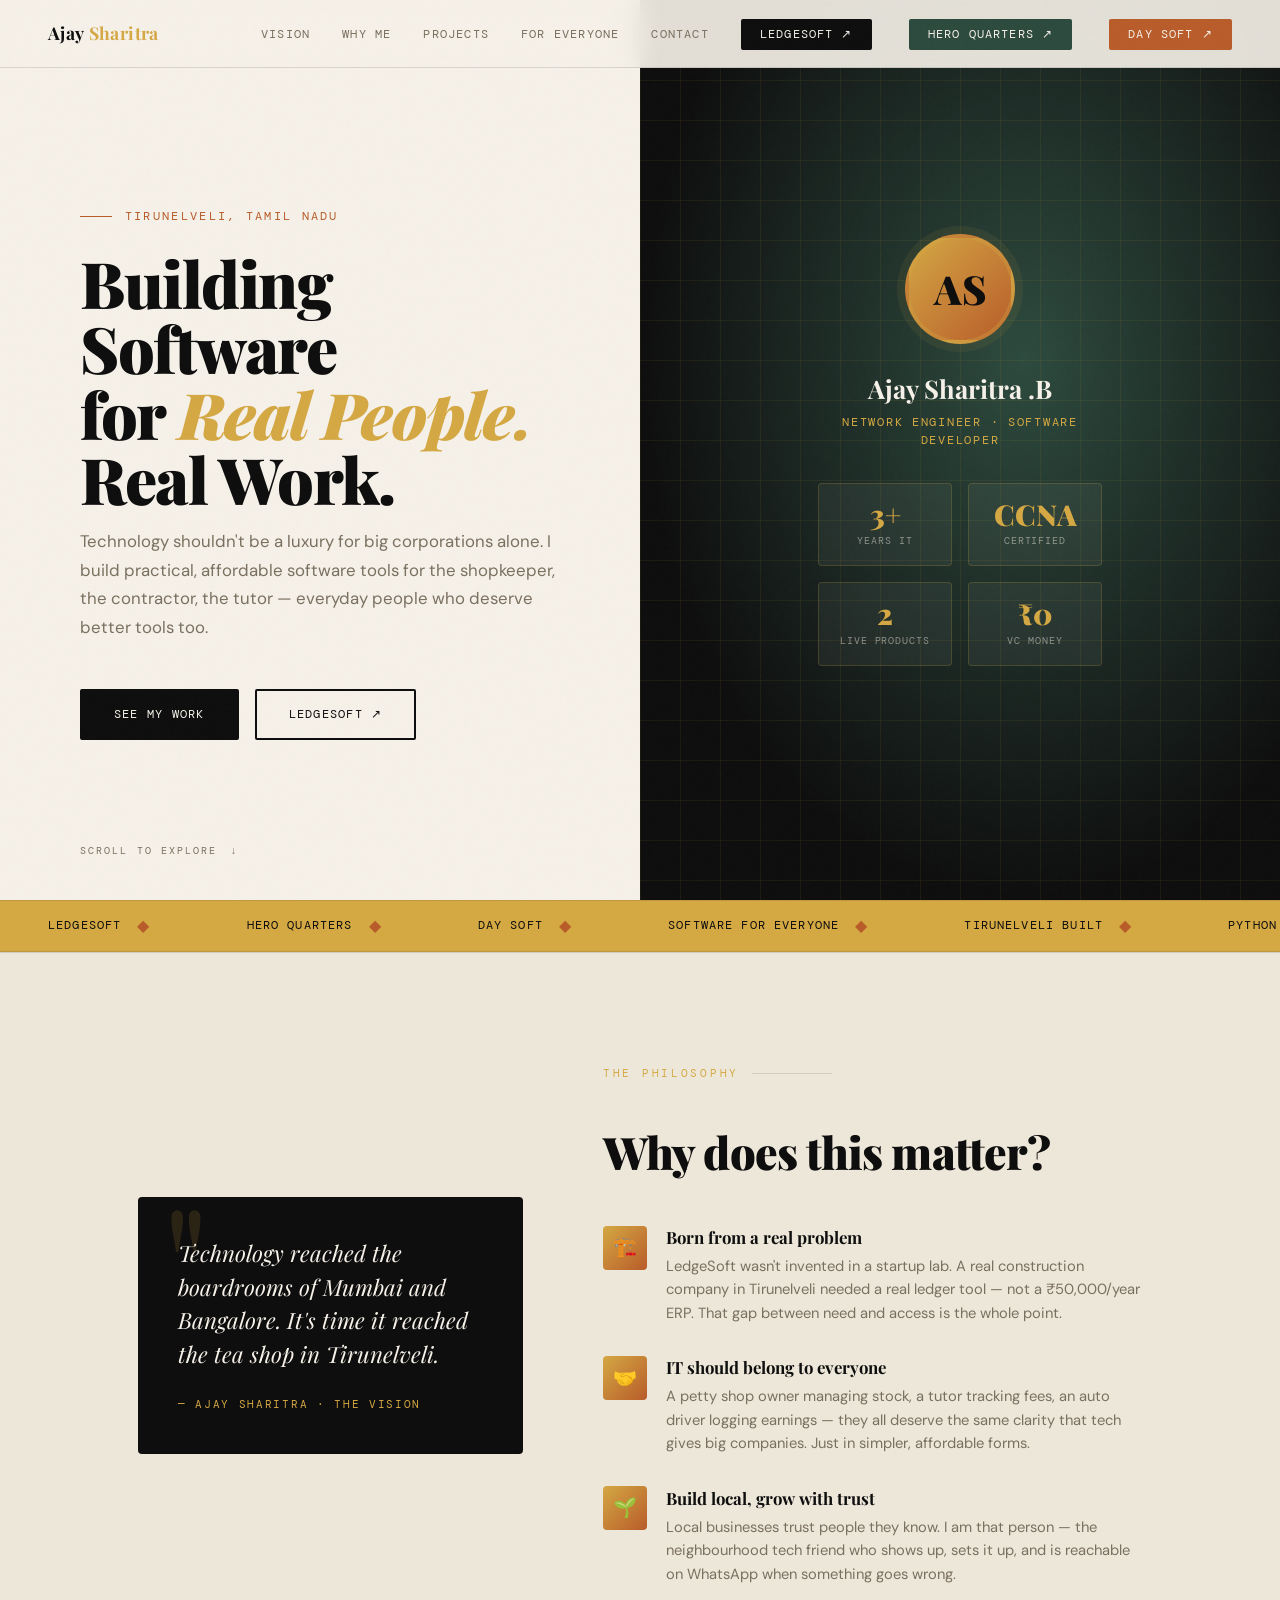
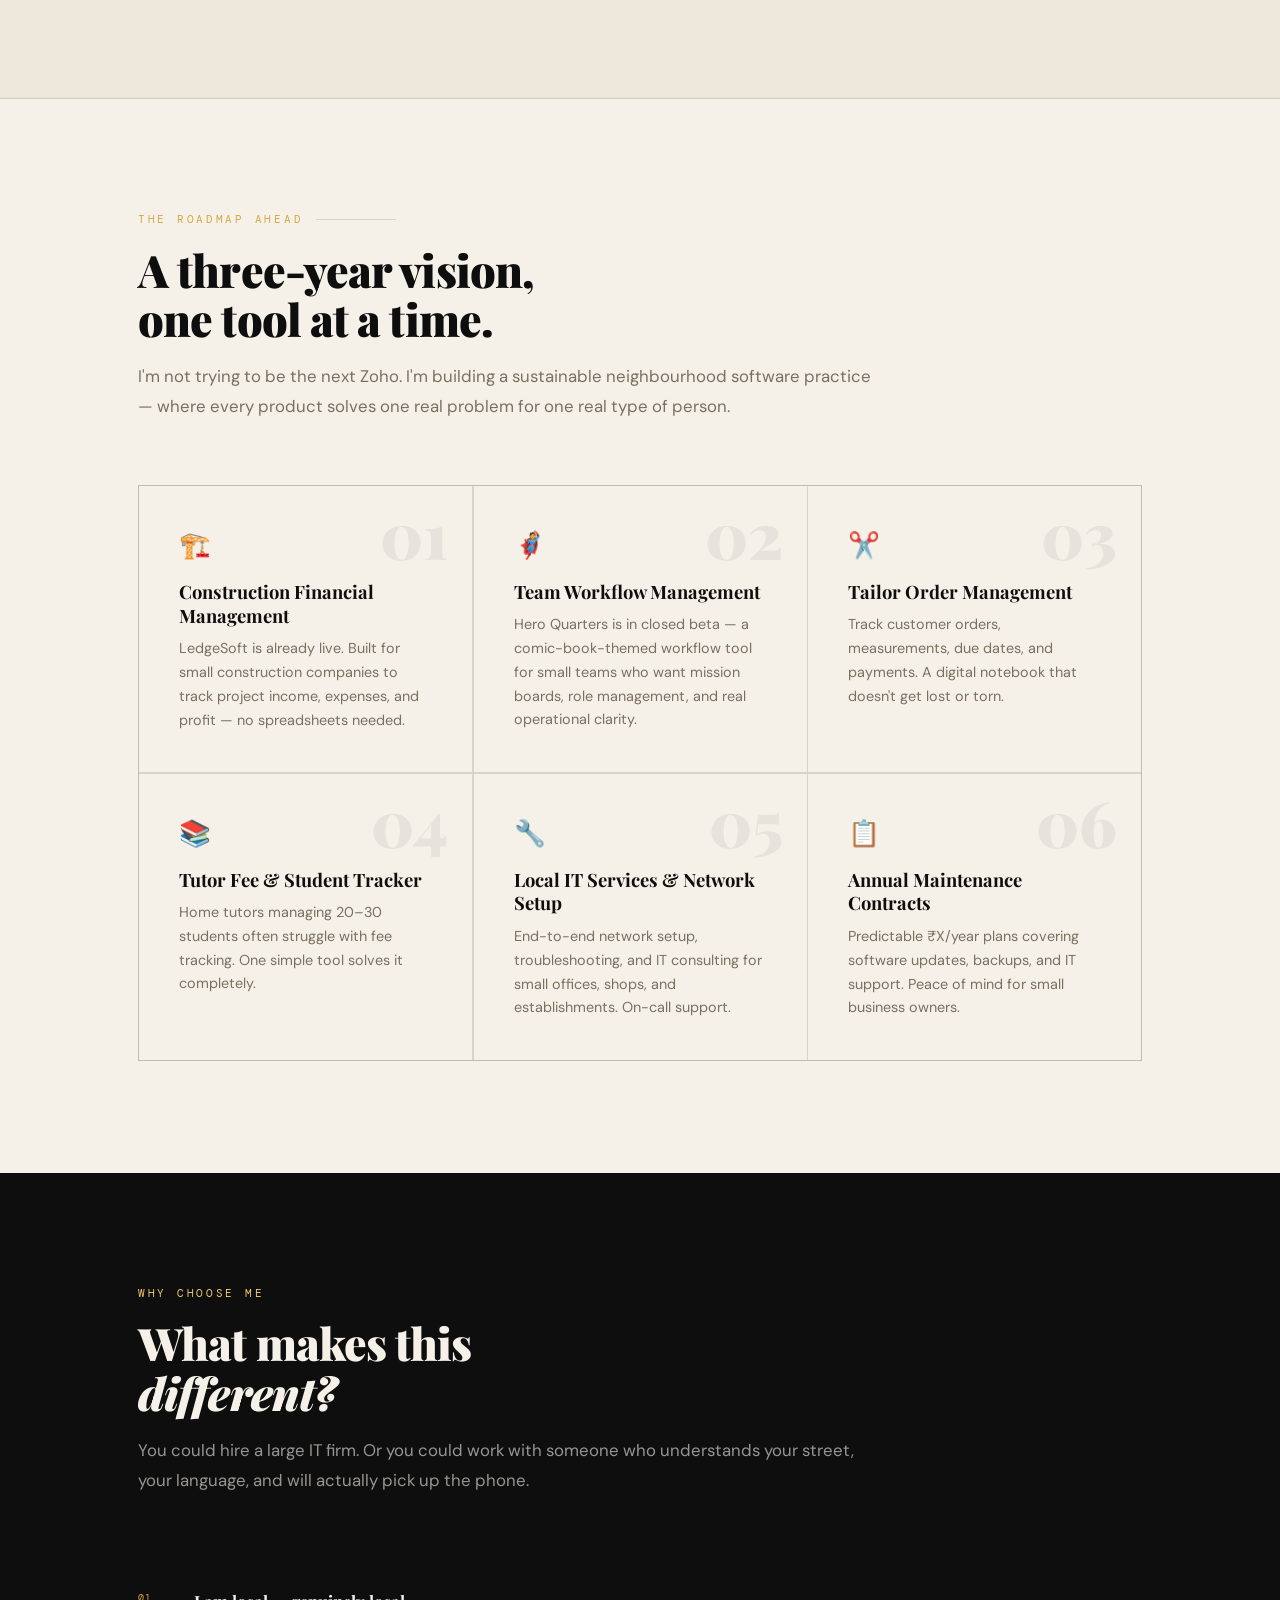
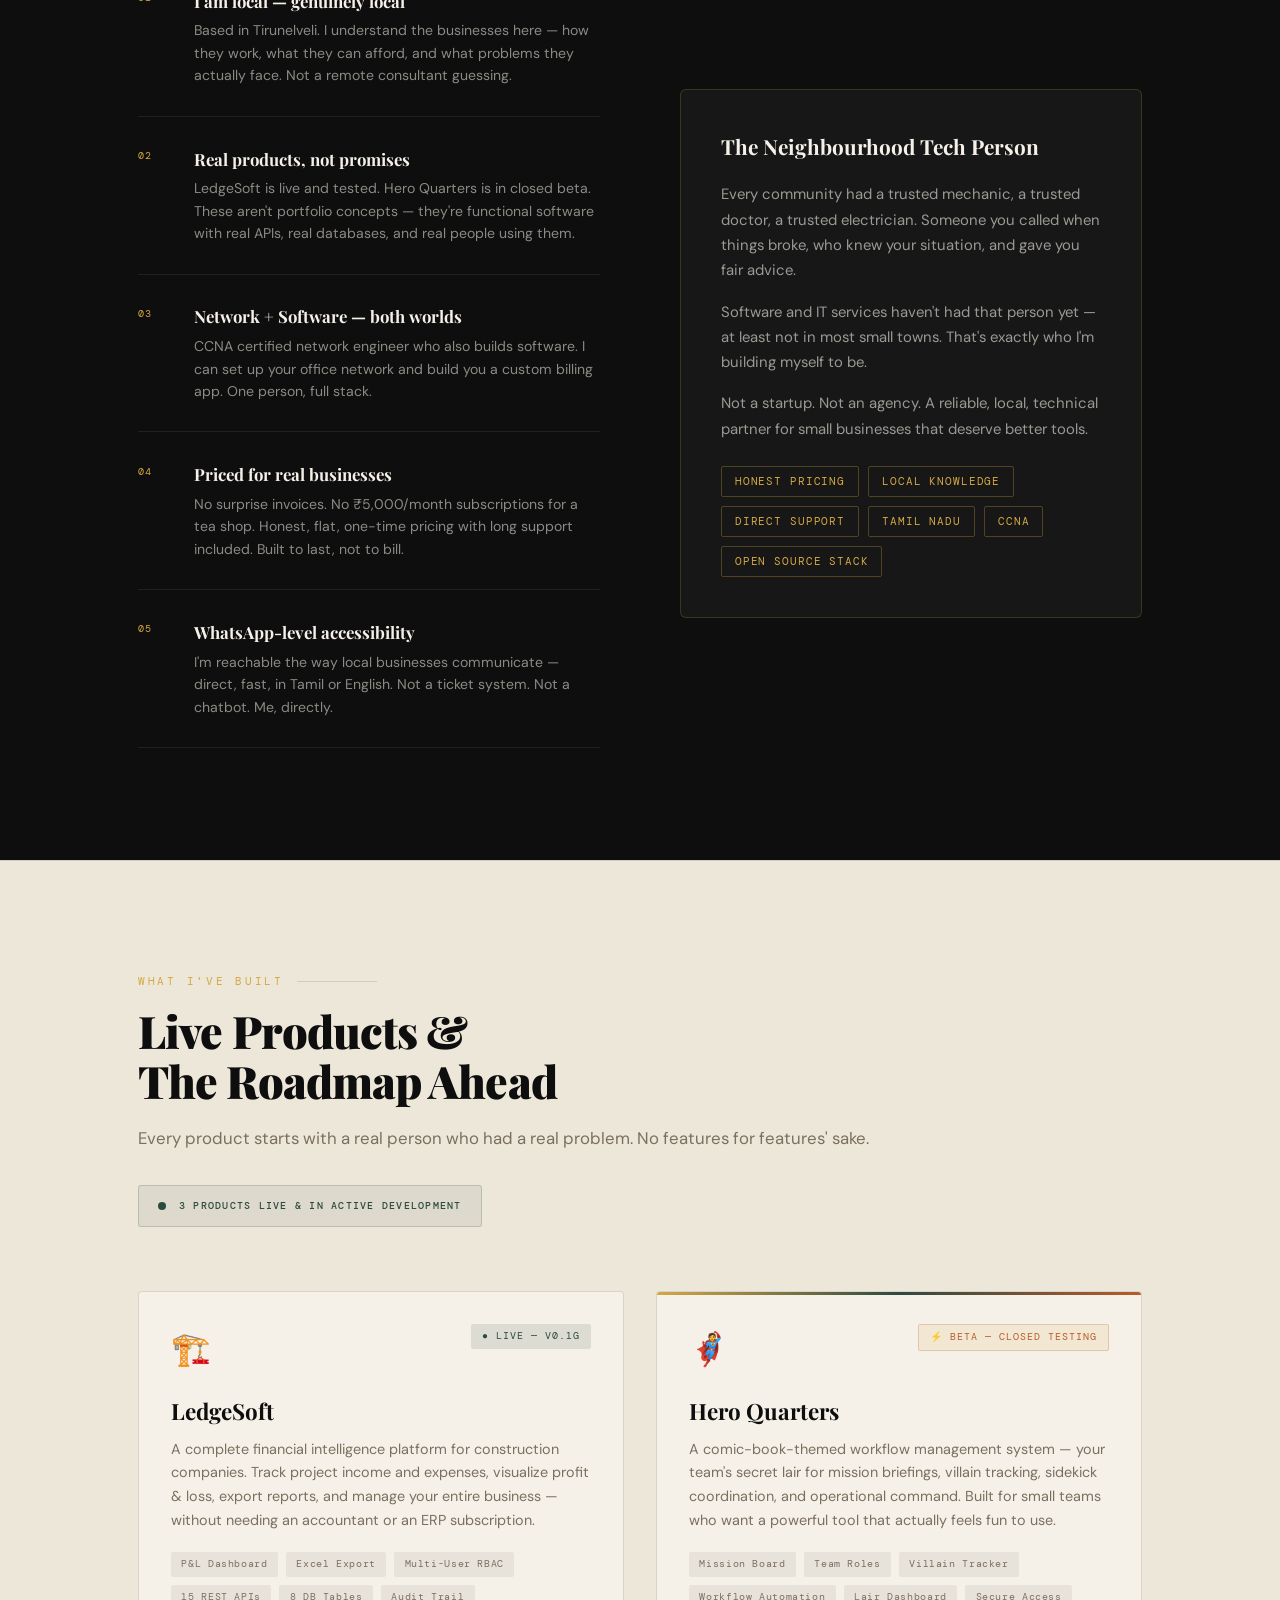
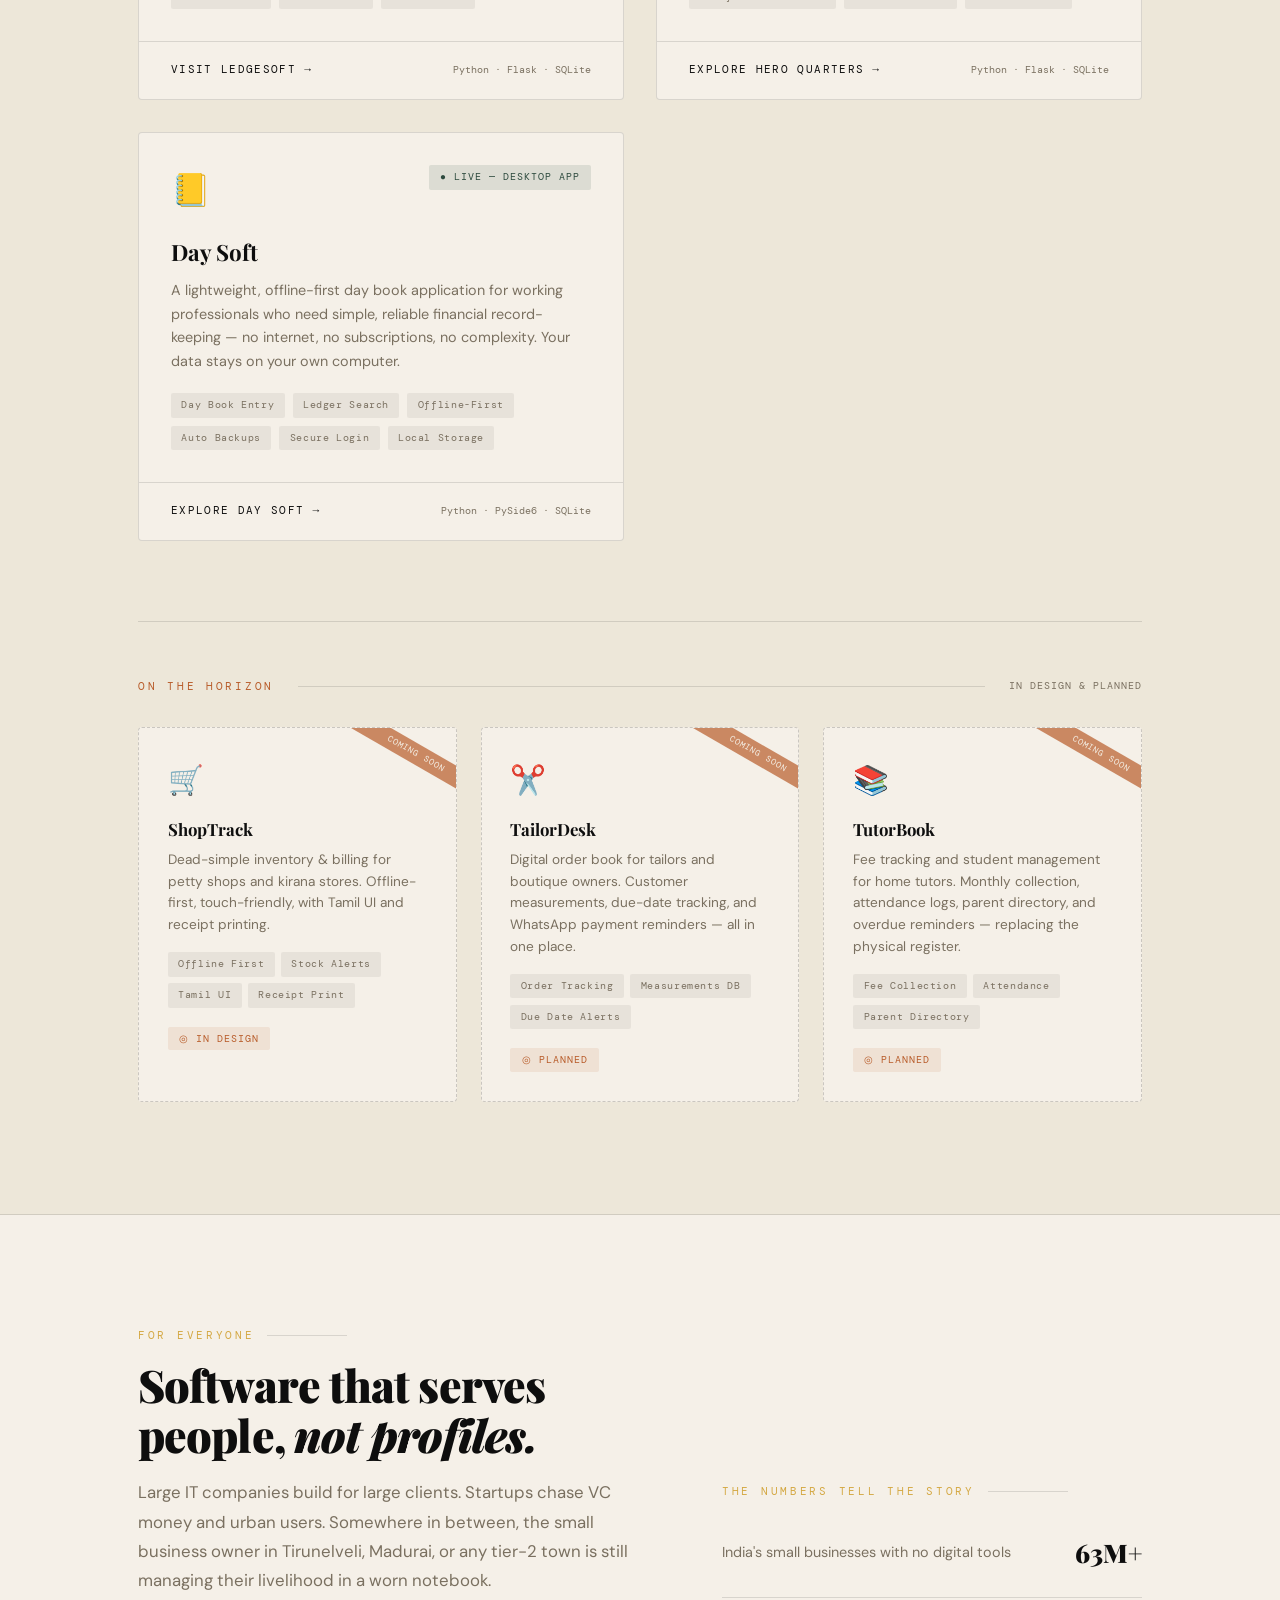
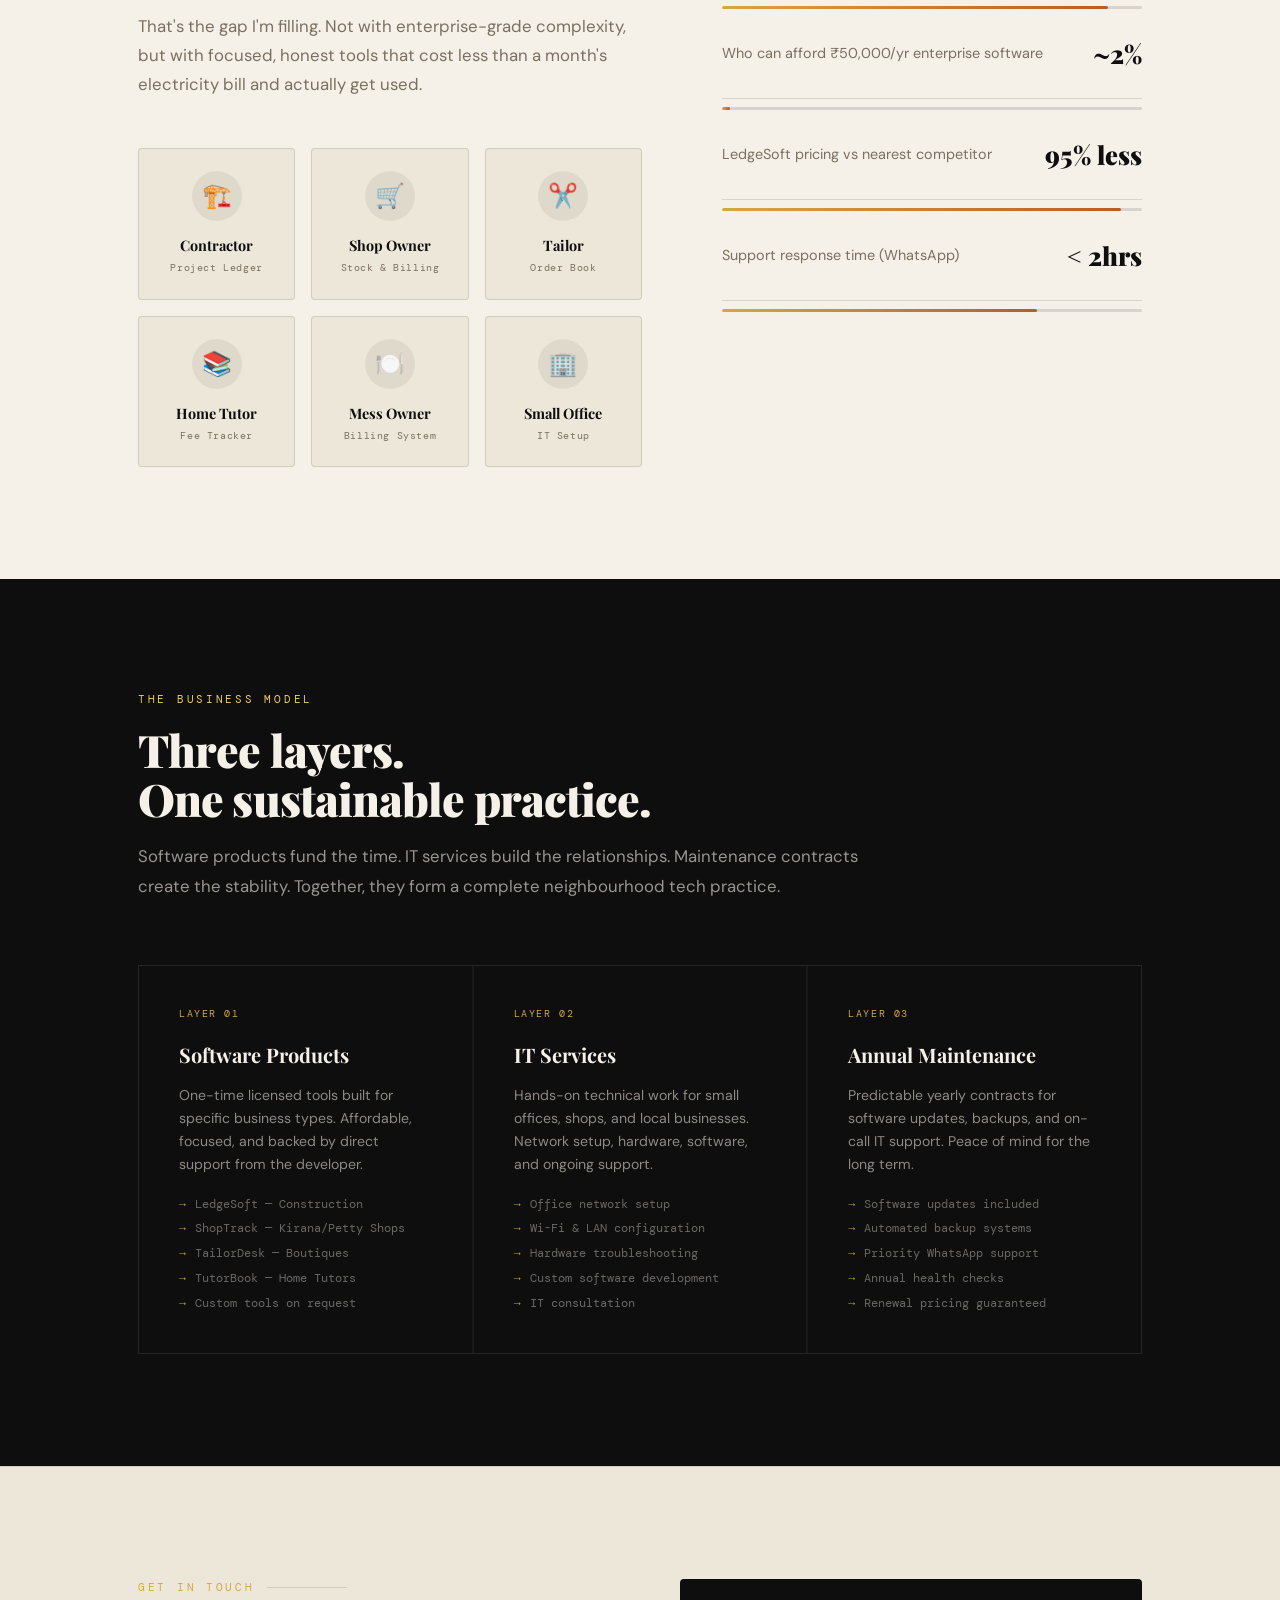
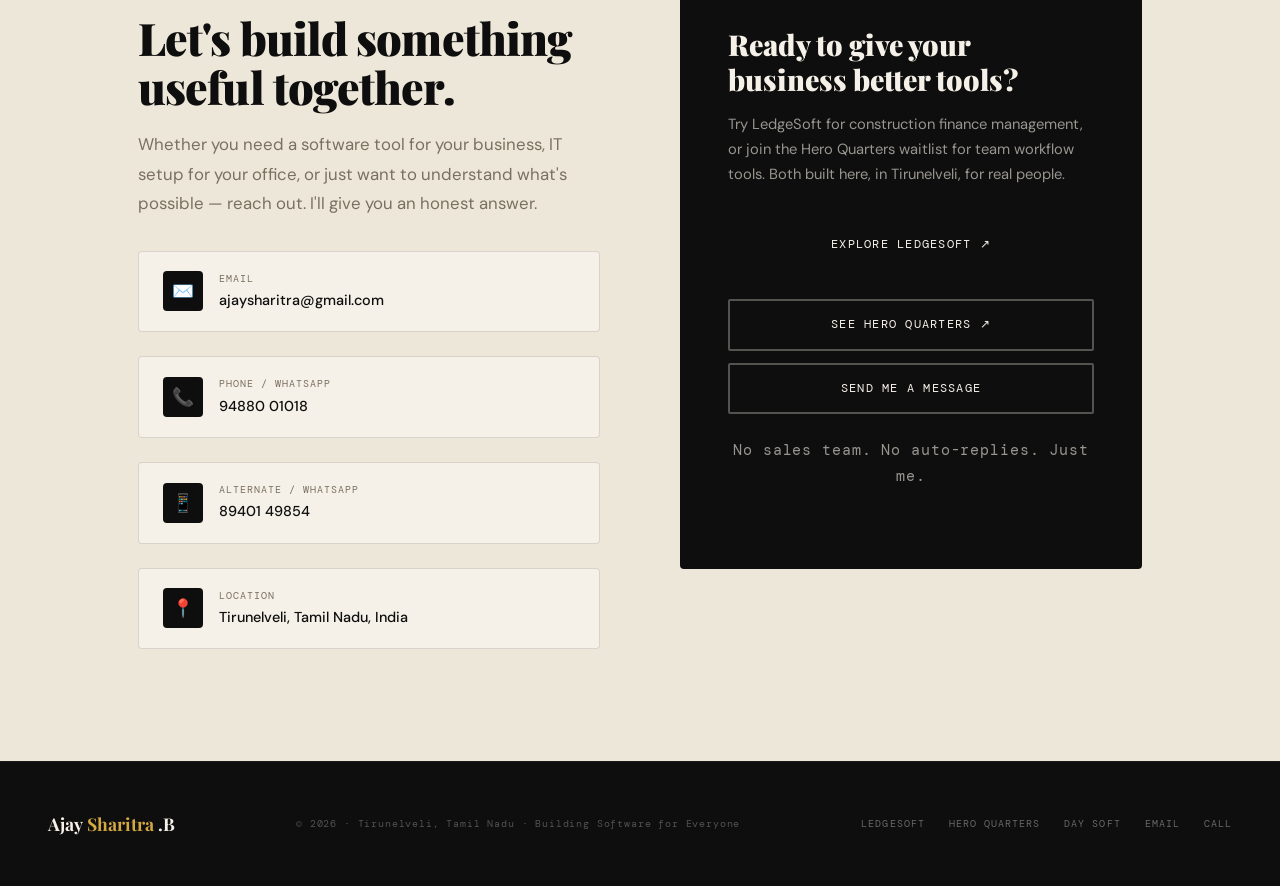
<file: reference_extracted/ajay_portfolio.html>
<!DOCTYPE html>
<html lang="en">
<head>
<meta charset="UTF-8">
<meta name="viewport" content="width=device-width, initial-scale=1.0">
<title>Ajay Sharitra — Software for Everyone</title>
<link href="https://fonts.googleapis.com/css2?family=Playfair+Display:ital,wght@0,400;0,700;0,900;1,400&family=DM+Mono:wght@300;400;500&family=DM+Sans:wght@300;400;500;600&display=swap" rel="stylesheet">
<style>
  :root {
    --ink: #0e0e0e;
    --paper: #f5f0e8;
    --cream: #ede7d9;
    --amber: #d4a843;
    --amber-light: #f0c96a;
    --rust: #b85c2a;
    --forest: #2d4a3e;
    --forest-light: #3d6355;
    --muted: #7a7060;
    --line: rgba(14,14,14,0.12);
    --serif: 'Playfair Display', Georgia, serif;
    --mono: 'DM Mono', monospace;
    --sans: 'DM Sans', sans-serif;
  }

  *, *::before, *::after { box-sizing: border-box; margin: 0; padding: 0; }

  html { scroll-behavior: smooth; }

  body {
    background: var(--paper);
    color: var(--ink);
    font-family: var(--sans);
    font-size: 16px;
    line-height: 1.6;
    overflow-x: hidden;
  }

  /* ── NOISE TEXTURE OVERLAY ── */
  body::before {
    content: '';
    position: fixed;
    inset: 0;
    background-image: url("data:image/svg+xml,%3Csvg viewBox='0 0 256 256' xmlns='http://www.w3.org/2000/svg'%3E%3Cfilter id='noise'%3E%3CfeTurbulence type='fractalNoise' baseFrequency='0.9' numOctaves='4' stitchTiles='stitch'/%3E%3C/filter%3E%3Crect width='100%25' height='100%25' filter='url(%23noise)' opacity='0.04'/%3E%3C/svg%3E");
    pointer-events: none;
    z-index: 1000;
    opacity: 0.4;
  }

  /* ── NAV ── */
  nav {
    position: fixed;
    top: 0; left: 0; right: 0;
    z-index: 900;
    display: flex;
    justify-content: space-between;
    align-items: center;
    padding: 1.2rem 3rem;
    background: rgba(245,240,232,0.92);
    backdrop-filter: blur(12px);
    border-bottom: 1px solid var(--line);
  }

  .nav-logo {
    font-family: var(--serif);
    font-size: 1.1rem;
    font-weight: 700;
    letter-spacing: 0.02em;
    text-decoration: none;
    color: var(--ink);
  }
  .nav-logo span { color: var(--amber); }

  .nav-links {
    display: flex;
    gap: 2rem;
    list-style: none;
  }
  .nav-links a {
    font-family: var(--mono);
    font-size: 0.75rem;
    letter-spacing: 0.1em;
    text-transform: uppercase;
    text-decoration: none;
    color: var(--muted);
    transition: color 0.2s;
  }
  .nav-links a:hover { color: var(--ink); }

  .nav-cta {
    background: var(--ink);
    color: var(--paper) !important;
    padding: 0.5rem 1.2rem;
    border-radius: 2px;
    font-family: var(--mono);
    font-size: 0.72rem !important;
    letter-spacing: 0.1em;
    text-transform: uppercase;
    text-decoration: none;
    transition: background 0.2s, color 0.2s;
  }
  .nav-cta:hover { background: var(--amber) !important; color: var(--ink) !important; }

  /* ── HERO ── */
  .hero {
    min-height: 100vh;
    display: grid;
    grid-template-columns: 1fr 1fr;
    position: relative;
    overflow: hidden;
  }

  .hero-left {
    display: flex;
    flex-direction: column;
    justify-content: center;
    padding: 8rem 3rem 5rem 5rem;
    position: relative;
    z-index: 2;
  }

  .hero-eyebrow {
    font-family: var(--mono);
    font-size: 0.72rem;
    letter-spacing: 0.2em;
    text-transform: uppercase;
    color: var(--rust);
    margin-bottom: 1.5rem;
    display: flex;
    align-items: center;
    gap: 0.8rem;
  }
  .hero-eyebrow::before {
    content: '';
    display: block;
    width: 2rem;
    height: 1px;
    background: var(--rust);
  }

  .hero-headline {
    font-family: var(--serif);
    font-size: clamp(3rem, 5vw, 5.5rem);
    font-weight: 900;
    line-height: 1.02;
    letter-spacing: -0.02em;
    margin-bottom: 1rem;
  }

  .hero-headline .line-accent {
    color: var(--amber);
    font-style: italic;
  }

  .hero-sub {
    font-size: 1.05rem;
    color: var(--muted);
    max-width: 42ch;
    margin-bottom: 3rem;
    line-height: 1.7;
  }

  .hero-actions {
    display: flex;
    gap: 1rem;
    flex-wrap: wrap;
  }

  .btn-primary {
    background: var(--ink);
    color: var(--paper);
    padding: 0.85rem 2rem;
    border-radius: 2px;
    text-decoration: none;
    font-family: var(--mono);
    font-size: 0.78rem;
    letter-spacing: 0.1em;
    text-transform: uppercase;
    transition: all 0.2s;
    border: 2px solid var(--ink);
  }
  .btn-primary:hover { background: var(--amber); color: var(--ink); border-color: var(--amber); }

  .btn-outline {
    border: 2px solid var(--ink);
    color: var(--ink);
    padding: 0.85rem 2rem;
    border-radius: 2px;
    text-decoration: none;
    font-family: var(--mono);
    font-size: 0.78rem;
    letter-spacing: 0.1em;
    text-transform: uppercase;
    transition: all 0.2s;
    background: transparent;
  }
  .btn-outline:hover { background: var(--ink); color: var(--paper); }

  .hero-right {
    position: relative;
    display: flex;
    align-items: center;
    justify-content: center;
    background: var(--ink);
    overflow: hidden;
  }

  .hero-portrait-bg {
    position: absolute;
    inset: 0;
    background: radial-gradient(ellipse at 60% 40%, #2d4a3e 0%, #0e0e0e 70%);
  }

  .hero-grid-lines {
    position: absolute;
    inset: 0;
    background-image: 
      linear-gradient(rgba(212,168,67,0.08) 1px, transparent 1px),
      linear-gradient(90deg, rgba(212,168,67,0.08) 1px, transparent 1px);
    background-size: 40px 40px;
  }

  .hero-card {
    position: relative;
    z-index: 2;
    padding: 3rem;
    text-align: center;
    max-width: 380px;
  }

  .hero-avatar {
    width: 110px;
    height: 110px;
    border-radius: 50%;
    background: linear-gradient(135deg, var(--amber) 0%, var(--rust) 100%);
    margin: 0 auto 1.5rem;
    display: flex;
    align-items: center;
    justify-content: center;
    font-family: var(--serif);
    font-size: 2.5rem;
    font-weight: 900;
    color: var(--ink);
    border: 4px solid rgba(212,168,67,0.3);
    box-shadow: 0 0 0 8px rgba(212,168,67,0.08);
    animation: pulse-ring 3s ease-in-out infinite;
  }

  @keyframes pulse-ring {
    0%, 100% { box-shadow: 0 0 0 8px rgba(212,168,67,0.08); }
    50% { box-shadow: 0 0 0 16px rgba(212,168,67,0.04); }
  }

  .hero-name {
    font-family: var(--serif);
    font-size: 1.6rem;
    font-weight: 700;
    color: var(--paper);
    margin-bottom: 0.3rem;
  }

  .hero-role {
    font-family: var(--mono);
    font-size: 0.72rem;
    letter-spacing: 0.15em;
    color: var(--amber);
    text-transform: uppercase;
    margin-bottom: 2rem;
  }

  .hero-stats {
    display: grid;
    grid-template-columns: 1fr 1fr;
    gap: 1rem;
    margin-top: 1.5rem;
  }

  .stat-box {
    background: rgba(255,255,255,0.05);
    border: 1px solid rgba(212,168,67,0.2);
    border-radius: 4px;
    padding: 1rem;
  }
  .stat-box .num {
    font-family: var(--serif);
    font-size: 1.8rem;
    font-weight: 900;
    color: var(--amber);
    line-height: 1;
  }
  .stat-box .label {
    font-family: var(--mono);
    font-size: 0.62rem;
    letter-spacing: 0.1em;
    color: rgba(245,240,232,0.5);
    text-transform: uppercase;
    margin-top: 0.3rem;
  }

  .hero-scroll-hint {
    position: absolute;
    bottom: 2.5rem;
    left: 5rem;
    font-family: var(--mono);
    font-size: 0.65rem;
    letter-spacing: 0.2em;
    color: var(--muted);
    text-transform: uppercase;
    display: flex;
    align-items: center;
    gap: 0.8rem;
  }
  .scroll-arrow {
    display: inline-block;
    animation: bounce 2s ease-in-out infinite;
  }
  @keyframes bounce { 0%,100%{transform:translateY(0)} 50%{transform:translateY(6px)} }

  /* ── SECTION SHARED ── */
  section { position: relative; }

  .container {
    max-width: 1100px;
    margin: 0 auto;
    padding: 0 3rem;
  }

  .section-label {
    font-family: var(--mono);
    font-size: 0.68rem;
    letter-spacing: 0.25em;
    text-transform: uppercase;
    color: var(--amber);
    margin-bottom: 1rem;
    display: flex;
    align-items: center;
    gap: 0.8rem;
  }
  .section-label::after {
    content: '';
    flex: 1;
    height: 1px;
    background: var(--line);
    max-width: 80px;
  }

  .section-title {
    font-family: var(--serif);
    font-size: clamp(2rem, 3.5vw, 3.2rem);
    font-weight: 900;
    line-height: 1.1;
    letter-spacing: -0.02em;
    margin-bottom: 1.2rem;
  }

  .section-body {
    font-size: 1.05rem;
    color: var(--muted);
    line-height: 1.75;
    max-width: 62ch;
  }

  /* ── MANIFESTO ── */
  .manifesto {
    padding: 7rem 0;
    background: var(--cream);
    border-top: 1px solid var(--line);
    border-bottom: 1px solid var(--line);
    overflow: hidden;
  }

  .manifesto-inner {
    display: grid;
    grid-template-columns: 1fr 1.4fr;
    gap: 5rem;
    align-items: center;
  }

  .manifesto-quote {
    position: relative;
    padding: 2.5rem;
    background: var(--ink);
    border-radius: 4px;
    overflow: hidden;
  }
  .manifesto-quote::before {
    content: '"';
    position: absolute;
    top: -1rem;
    left: 1.5rem;
    font-family: var(--serif);
    font-size: 10rem;
    color: var(--amber);
    opacity: 0.15;
    line-height: 1;
    pointer-events: none;
  }
  .manifesto-quote p {
    font-family: var(--serif);
    font-size: 1.4rem;
    font-style: italic;
    color: var(--paper);
    line-height: 1.5;
    position: relative;
    z-index: 1;
  }
  .manifesto-quote .attribution {
    margin-top: 1.5rem;
    font-family: var(--mono);
    font-size: 0.7rem;
    letter-spacing: 0.15em;
    color: var(--amber);
    text-transform: uppercase;
    position: relative;
    z-index: 1;
  }

  .manifesto-points {
    display: flex;
    flex-direction: column;
    gap: 1.8rem;
  }

  .manifesto-point {
    display: flex;
    gap: 1.2rem;
    align-items: flex-start;
  }

  .point-icon {
    width: 44px;
    height: 44px;
    min-width: 44px;
    background: linear-gradient(135deg, var(--amber) 0%, var(--rust) 100%);
    border-radius: 4px;
    display: flex;
    align-items: center;
    justify-content: center;
    font-size: 1.2rem;
    margin-top: 0.1rem;
  }

  .point-text h4 {
    font-family: var(--serif);
    font-size: 1.05rem;
    font-weight: 700;
    margin-bottom: 0.25rem;
  }

  .point-text p {
    font-size: 0.92rem;
    color: var(--muted);
    line-height: 1.6;
  }

  /* ── VISION ── */
  .vision {
    padding: 7rem 0;
  }

  .vision-grid {
    display: grid;
    grid-template-columns: repeat(3, 1fr);
    gap: 1.5px;
    margin-top: 4rem;
    background: var(--line);
    border: 1px solid var(--line);
  }

  .vision-cell {
    background: var(--paper);
    padding: 2.5rem;
    position: relative;
    overflow: hidden;
    transition: background 0.3s;
  }
  .vision-cell:hover { background: var(--cream); }
  .vision-cell:hover .vision-cell-num { color: var(--amber); }

  .vision-cell-num {
    font-family: var(--serif);
    font-size: 4rem;
    font-weight: 900;
    color: rgba(14,14,14,0.06);
    position: absolute;
    top: 1rem;
    right: 1.5rem;
    line-height: 1;
    transition: color 0.3s;
  }

  .vision-cell h3 {
    font-family: var(--serif);
    font-size: 1.15rem;
    font-weight: 700;
    margin: 0.8rem 0 0.6rem;
    line-height: 1.3;
  }

  .vision-cell p {
    font-size: 0.9rem;
    color: var(--muted);
    line-height: 1.65;
  }

  .vision-cell-icon {
    font-size: 1.6rem;
    display: block;
    margin-bottom: 0.2rem;
  }

  /* ── WHY ME ── */
  .why-me {
    padding: 7rem 0;
    background: var(--ink);
    overflow: hidden;
  }

  .why-me .section-label { color: var(--amber-light); }
  .why-me .section-title { color: var(--paper); }
  .why-me .section-body { color: rgba(245,240,232,0.6); }

  .why-me-inner {
    display: grid;
    grid-template-columns: 1fr 1fr;
    gap: 5rem;
    align-items: center;
    margin-top: 4rem;
  }

  .differentiators {
    display: flex;
    flex-direction: column;
    gap: 0;
  }

  .differ-item {
    display: flex;
    gap: 1.5rem;
    padding: 1.8rem 0;
    border-bottom: 1px solid rgba(245,240,232,0.08);
    align-items: flex-start;
  }

  .differ-num {
    font-family: var(--mono);
    font-size: 0.65rem;
    color: var(--amber);
    letter-spacing: 0.1em;
    padding-top: 0.15rem;
    min-width: 2rem;
  }

  .differ-content h4 {
    font-family: var(--serif);
    font-size: 1.05rem;
    font-weight: 700;
    color: var(--paper);
    margin-bottom: 0.3rem;
  }

  .differ-content p {
    font-size: 0.88rem;
    color: rgba(245,240,232,0.55);
    line-height: 1.6;
  }

  .why-me-visual {
    position: relative;
  }

  .philosophy-card {
    background: rgba(255,255,255,0.04);
    border: 1px solid rgba(212,168,67,0.2);
    border-radius: 6px;
    padding: 2.5rem;
    position: relative;
  }

  .philosophy-card h3 {
    font-family: var(--serif);
    font-size: 1.3rem;
    font-weight: 700;
    color: var(--paper);
    margin-bottom: 1.2rem;
  }

  .philosophy-card p {
    font-size: 0.93rem;
    color: rgba(245,240,232,0.6);
    line-height: 1.7;
    margin-bottom: 1rem;
  }

  .philosophy-tags {
    display: flex;
    flex-wrap: wrap;
    gap: 0.6rem;
    margin-top: 1.5rem;
  }

  .tag {
    font-family: var(--mono);
    font-size: 0.68rem;
    letter-spacing: 0.08em;
    padding: 0.35rem 0.8rem;
    border: 1px solid rgba(212,168,67,0.3);
    border-radius: 2px;
    color: var(--amber);
    text-transform: uppercase;
  }

  /* ── PROJECTS ── */
  .projects {
    padding: 7rem 0;
    background: var(--cream);
    border-top: 1px solid var(--line);
    border-bottom: 1px solid var(--line);
  }

  .projects-grid {
    display: grid;
    grid-template-columns: 1fr 1fr;
    gap: 2rem;
    margin-top: 4rem;
  }

  .project-card {
    background: var(--paper);
    border: 1px solid var(--line);
    border-radius: 4px;
    overflow: hidden;
    text-decoration: none;
    color: inherit;
    display: block;
    transition: transform 0.3s, box-shadow 0.3s;
  }
  .project-card:hover { transform: translateY(-6px); box-shadow: 0 20px 60px rgba(14,14,14,0.12); }

  .project-card-header {
    padding: 2rem 2rem 1.2rem;
    display: flex;
    justify-content: space-between;
    align-items: flex-start;
  }

  .project-status {
    font-family: var(--mono);
    font-size: 0.62rem;
    letter-spacing: 0.1em;
    text-transform: uppercase;
    padding: 0.3rem 0.7rem;
    border-radius: 2px;
  }
  .status-live { background: rgba(45,74,62,0.12); color: var(--forest); }
  .status-planned { background: rgba(184,92,42,0.12); color: var(--rust); }

  .project-icon { font-size: 2rem; }

  .project-card-body { padding: 0 2rem 2rem; }

  .project-card-body h3 {
    font-family: var(--serif);
    font-size: 1.4rem;
    font-weight: 700;
    margin-bottom: 0.5rem;
  }

  .project-card-body p {
    font-size: 0.9rem;
    color: var(--muted);
    line-height: 1.65;
    margin-bottom: 1.2rem;
  }

  .project-features {
    display: flex;
    flex-wrap: wrap;
    gap: 0.5rem;
  }

  .feat-pill {
    font-family: var(--mono);
    font-size: 0.65rem;
    letter-spacing: 0.06em;
    padding: 0.25rem 0.65rem;
    background: rgba(14,14,14,0.06);
    border-radius: 2px;
    color: var(--muted);
  }

  .project-card-footer {
    padding: 1.2rem 2rem;
    border-top: 1px solid var(--line);
    display: flex;
    justify-content: space-between;
    align-items: center;
  }

  .project-link-text {
    font-family: var(--mono);
    font-size: 0.7rem;
    letter-spacing: 0.12em;
    text-transform: uppercase;
    color: var(--ink);
    display: flex;
    align-items: center;
    gap: 0.5rem;
  }
  .project-link-arrow { transition: transform 0.2s; }
  .project-card:hover .project-link-arrow { transform: translateX(4px); }

  .project-tech {
    font-family: var(--mono);
    font-size: 0.65rem;
    color: var(--muted);
  }

  /* upcoming card */
  .project-card.upcoming {
    border: 2px dashed var(--line);
    background: transparent;
  }

  /* ── HERO QUARTERS SPECIAL CARD ── */
  .project-card.heroquarters-card {
    background: var(--paper);
    border: 1px solid var(--line);
    color: var(--ink);
    position: relative;
    overflow: hidden;
    text-decoration: none;
    display: block;
  }
  .project-card.heroquarters-card::before {
    content: '';
    position: absolute;
    top: 0; left: 0; right: 0;
    height: 3px;
    background: linear-gradient(90deg, var(--amber), var(--forest), var(--rust));
  }
  .project-card.heroquarters-card .project-card-body h3 { color: var(--ink); }
  .project-card.heroquarters-card .project-card-body p { color: var(--muted); }
  .project-card.heroquarters-card .project-card-footer {
    border-top: 1px solid var(--line);
  }
  .project-card.heroquarters-card .project-link-text { color: var(--ink); }
  .project-card.heroquarters-card .project-tech { color: var(--muted); }
  .project-card.heroquarters-card .feat-pill {
    background: rgba(14,14,14,0.06);
    color: var(--muted);
  }
  .status-beta { background: rgba(184,92,42,0.1); color: var(--rust); }

  /* ── LIVE PRODUCTS BANNER ── */
  .live-products-banner {
    display: flex;
    align-items: center;
    gap: 0.8rem;
    margin-bottom: 2.5rem;
    padding: 0.7rem 1.2rem;
    background: rgba(45,74,62,0.08);
    border: 1px solid rgba(45,74,62,0.2);
    border-radius: 3px;
    width: fit-content;
  }
  .live-dot {
    width: 8px; height: 8px; border-radius: 50%;
    background: var(--forest);
    animation: live-pulse 2s ease-in-out infinite;
  }
  @keyframes live-pulse {
    0%,100%{box-shadow:0 0 0 0 rgba(45,74,62,0.5)}
    50%{box-shadow:0 0 0 6px rgba(45,74,62,0)}
  }
  .live-label {
    font-family: var(--mono);
    font-size: 0.65rem;
    letter-spacing: 0.12em;
    text-transform: uppercase;
    color: var(--forest);
    font-weight: 500;
  }

  /* ── UPCOMING PROJECTS SECTION ── */
  .upcoming-section {
    margin-top: 5rem;
    padding-top: 3.5rem;
    border-top: 1px solid var(--line);
  }
  .upcoming-header {
    display: flex;
    align-items: center;
    gap: 1.5rem;
    margin-bottom: 2rem;
  }
  .upcoming-label {
    font-family: var(--mono);
    font-size: 0.68rem;
    letter-spacing: 0.25em;
    text-transform: uppercase;
    color: var(--rust);
    white-space: nowrap;
  }
  .upcoming-line {
    flex: 1;
    height: 1px;
    background: var(--line);
  }
  .upcoming-grid {
    display: grid;
    grid-template-columns: repeat(3, 1fr);
    gap: 1.5rem;
  }
  .upcoming-card {
    background: var(--paper);
    border: 1px dashed rgba(14,14,14,0.18);
    border-radius: 4px;
    padding: 1.8rem;
    transition: all 0.3s;
    position: relative;
    overflow: hidden;
  }
  .upcoming-card::after {
    content: 'COMING SOON';
    position: absolute;
    top: 1rem;
    right: -2.5rem;
    font-family: var(--mono);
    font-size: 0.52rem;
    letter-spacing: 0.1em;
    background: var(--rust);
    color: var(--paper);
    padding: 0.2rem 3rem;
    transform: rotate(30deg);
    opacity: 0.7;
  }
  .upcoming-card:hover {
    border-style: solid;
    border-color: var(--amber);
    transform: translateY(-4px);
    box-shadow: 0 12px 40px rgba(14,14,14,0.08);
  }
  .upcoming-card-icon { font-size: 1.8rem; margin-bottom: 0.8rem; }
  .upcoming-card h4 {
    font-family: var(--serif);
    font-size: 1.05rem;
    font-weight: 700;
    margin-bottom: 0.4rem;
    color: var(--ink);
  }
  .upcoming-card p {
    font-size: 0.85rem;
    color: var(--muted);
    line-height: 1.6;
    margin-bottom: 1rem;
  }
  .upcoming-stage {
    font-family: var(--mono);
    font-size: 0.62rem;
    letter-spacing: 0.1em;
    text-transform: uppercase;
    padding: 0.25rem 0.7rem;
    border-radius: 2px;
    color: var(--rust);
    background: rgba(184,92,42,0.1);
    display: inline-block;
  }

  @media (max-width: 768px) {
    .upcoming-grid { grid-template-columns: 1fr; }
  }

  /* ── COMMON MAN SECTION ── */
  .commonman {
    padding: 7rem 0;
    overflow: hidden;
  }

  .commonman-inner {
    display: grid;
    grid-template-columns: 1.2fr 1fr;
    gap: 5rem;
    align-items: center;
  }

  .people-grid {
    display: grid;
    grid-template-columns: repeat(3, 1fr);
    gap: 1rem;
    margin-top: 3rem;
  }

  .people-card {
    background: var(--cream);
    border: 1px solid var(--line);
    border-radius: 4px;
    padding: 1.4rem 1rem;
    text-align: center;
    transition: all 0.3s;
  }
  .people-card:hover {
    background: var(--ink);
    border-color: var(--ink);
    transform: translateY(-3px);
  }
  .people-card:hover .people-name, .people-card:hover .people-role { color: var(--paper); }
  .people-card:hover .people-icon-bg { background: rgba(212,168,67,0.2); }

  .people-icon-bg {
    width: 50px;
    height: 50px;
    background: rgba(14,14,14,0.06);
    border-radius: 50%;
    display: flex;
    align-items: center;
    justify-content: center;
    font-size: 1.5rem;
    margin: 0 auto 0.8rem;
    transition: background 0.3s;
  }

  .people-name {
    font-family: var(--serif);
    font-size: 0.9rem;
    font-weight: 700;
    color: var(--ink);
    transition: color 0.3s;
  }

  .people-role {
    font-family: var(--mono);
    font-size: 0.62rem;
    color: var(--muted);
    letter-spacing: 0.06em;
    margin-top: 0.2rem;
    transition: color 0.3s;
  }

  .commonman-right { }

  .stat-row {
    display: flex;
    flex-direction: column;
    gap: 1.5rem;
    margin-top: 2rem;
  }

  .stat-line {
    display: flex;
    justify-content: space-between;
    align-items: center;
    padding-bottom: 1.5rem;
    border-bottom: 1px solid var(--line);
  }

  .stat-line-label {
    font-size: 0.9rem;
    color: var(--muted);
  }

  .stat-line-val {
    font-family: var(--serif);
    font-size: 1.6rem;
    font-weight: 900;
    color: var(--ink);
  }

  .stat-line-bar {
    height: 3px;
    background: var(--line);
    border-radius: 2px;
    margin-top: 0.5rem;
    overflow: hidden;
  }

  .stat-line-fill {
    height: 100%;
    background: linear-gradient(90deg, var(--amber), var(--rust));
    border-radius: 2px;
    transition: width 1.5s ease;
    width: 0;
  }

  /* ── BUSINESS MODEL ── */
  .business {
    padding: 7rem 0;
    background: var(--ink);
    color: var(--paper);
  }

  .business .section-label { color: var(--amber-light); }
  .business .section-title { color: var(--paper); }
  .business .section-body { color: rgba(245,240,232,0.6); }

  .layers {
    display: grid;
    grid-template-columns: repeat(3, 1fr);
    gap: 2px;
    margin-top: 4rem;
    background: rgba(255,255,255,0.05);
    border: 1px solid rgba(255,255,255,0.05);
  }

  .layer {
    background: var(--ink);
    padding: 2.5rem;
    position: relative;
    overflow: hidden;
    transition: background 0.3s;
  }
  .layer:hover { background: #181818; }
  .layer::before {
    content: '';
    position: absolute;
    top: 0; left: 0;
    width: 100%;
    height: 3px;
    background: linear-gradient(90deg, var(--amber), var(--rust));
    transform: scaleX(0);
    transform-origin: left;
    transition: transform 0.4s ease;
  }
  .layer:hover::before { transform: scaleX(1); }

  .layer-num {
    font-family: var(--mono);
    font-size: 0.65rem;
    color: var(--amber);
    letter-spacing: 0.15em;
    margin-bottom: 1rem;
  }

  .layer h3 {
    font-family: var(--serif);
    font-size: 1.25rem;
    font-weight: 700;
    color: var(--paper);
    margin-bottom: 0.8rem;
  }

  .layer p {
    font-size: 0.88rem;
    color: rgba(245,240,232,0.55);
    line-height: 1.65;
    margin-bottom: 1.2rem;
  }

  .layer-examples {
    list-style: none;
    display: flex;
    flex-direction: column;
    gap: 0.4rem;
  }

  .layer-examples li {
    font-family: var(--mono);
    font-size: 0.72rem;
    color: rgba(245,240,232,0.4);
    padding-left: 1rem;
    position: relative;
  }
  .layer-examples li::before {
    content: '→';
    position: absolute;
    left: 0;
    color: var(--amber);
  }

  /* ── CONTACT ── */
  .contact {
    padding: 7rem 0;
    background: var(--cream);
    border-top: 1px solid var(--line);
  }

  .contact-inner {
    display: grid;
    grid-template-columns: 1fr 1fr;
    gap: 5rem;
    align-items: start;
  }

  .contact-info {
    display: flex;
    flex-direction: column;
    gap: 1.5rem;
    margin-top: 2rem;
  }

  .contact-item {
    display: flex;
    gap: 1rem;
    align-items: center;
    padding: 1.2rem 1.5rem;
    background: var(--paper);
    border: 1px solid var(--line);
    border-radius: 4px;
    text-decoration: none;
    color: inherit;
    transition: all 0.2s;
  }
  .contact-item:hover { border-color: var(--amber); transform: translateX(4px); }

  .contact-icon {
    width: 40px;
    height: 40px;
    background: var(--ink);
    border-radius: 4px;
    display: flex;
    align-items: center;
    justify-content: center;
    font-size: 1.1rem;
    flex-shrink: 0;
  }

  .contact-item-text .label {
    font-family: var(--mono);
    font-size: 0.62rem;
    letter-spacing: 0.1em;
    color: var(--muted);
    text-transform: uppercase;
  }
  .contact-item-text .value {
    font-size: 0.9rem;
    font-weight: 500;
    color: var(--ink);
    margin-top: 0.15rem;
  }

  .contact-cta-box {
    background: var(--ink);
    border-radius: 4px;
    padding: 3rem;
    color: var(--paper);
  }

  .contact-cta-box h3 {
    font-family: var(--serif);
    font-size: 1.8rem;
    font-weight: 900;
    margin-bottom: 1rem;
    line-height: 1.2;
  }

  .contact-cta-box p {
    font-size: 0.92rem;
    color: rgba(245,240,232,0.6);
    line-height: 1.7;
    margin-bottom: 2rem;
  }

  .contact-cta-box .btn-primary {
    display: inline-block;
    margin-bottom: 1rem;
    width: 100%;
    text-align: center;
  }

  .cta-note {
    font-family: var(--mono);
    font-size: 0.65rem;
    letter-spacing: 0.06em;
    color: rgba(245,240,232,0.35);
    text-align: center;
  }

  /* ── FOOTER ── */
  footer {
    background: var(--ink);
    padding: 3rem;
    display: flex;
    justify-content: space-between;
    align-items: center;
    border-top: 1px solid rgba(255,255,255,0.06);
  }

  .footer-logo {
    font-family: var(--serif);
    font-size: 1.1rem;
    font-weight: 700;
    color: var(--paper);
  }
  .footer-logo span { color: var(--amber); }

  .footer-copy {
    font-family: var(--mono);
    font-size: 0.65rem;
    color: rgba(245,240,232,0.3);
    letter-spacing: 0.08em;
  }

  .footer-links {
    display: flex;
    gap: 1.5rem;
  }
  .footer-links a {
    font-family: var(--mono);
    font-size: 0.65rem;
    letter-spacing: 0.1em;
    color: rgba(245,240,232,0.4);
    text-decoration: none;
    text-transform: uppercase;
    transition: color 0.2s;
  }
  .footer-links a:hover { color: var(--amber); }

  /* ── MARQUEE ── */
  .marquee-wrap {
    overflow: hidden;
    background: var(--amber);
    padding: 0.75rem 0;
    border-top: 1px solid rgba(14,14,14,0.1);
    border-bottom: 1px solid rgba(14,14,14,0.1);
  }

  .marquee-track {
    display: flex;
    gap: 0;
    animation: marquee 28s linear infinite;
    white-space: nowrap;
  }

  @keyframes marquee {
    from { transform: translateX(0); }
    to { transform: translateX(-50%); }
  }

  .marquee-item {
    font-family: var(--mono);
    font-size: 0.72rem;
    letter-spacing: 0.1em;
    text-transform: uppercase;
    color: var(--ink);
    padding: 0 3rem;
    display: flex;
    align-items: center;
    gap: 1rem;
  }
  .marquee-dot { color: var(--rust); font-size: 1rem; }

  /* ── FADE IN ANIMATIONS ── */
  .fade-up {
    opacity: 0;
    transform: translateY(30px);
    transition: opacity 0.7s ease, transform 0.7s ease;
  }
  .fade-up.visible {
    opacity: 1;
    transform: translateY(0);
  }

  /* ── RESPONSIVE ── */
  @media (max-width: 768px) {
    nav { padding: 1rem 1.5rem; }
    .nav-links { display: none; }
    .hero { grid-template-columns: 1fr; }
    .hero-left { padding: 7rem 1.5rem 3rem; }
    .hero-right { min-height: 50vh; }
    .container { padding: 0 1.5rem; }
    .manifesto-inner, .why-me-inner, .commonman-inner, .contact-inner { grid-template-columns: 1fr; gap: 2rem; }
    .vision-grid, .layers { grid-template-columns: 1fr; }
    .projects-grid { grid-template-columns: 1fr; }
    .upcoming-grid { grid-template-columns: 1fr; }
    .people-grid { grid-template-columns: repeat(2, 1fr); }
    .hero-scroll-hint { left: 1.5rem; }
    footer { flex-direction: column; gap: 1rem; text-align: center; }
    .footer-links { flex-wrap: wrap; justify-content: center; }
  }
</style>
</head>
<body>

<!-- NAV -->
<nav>
  <a href="#" class="nav-logo">Ajay <span>Sharitra</span></a>
  <ul class="nav-links">
    <li><a href="#vision">Vision</a></li>
    <li><a href="#why">Why Me</a></li>
    <li><a href="#projects">Projects</a></li>
    <li><a href="#people">For Everyone</a></li>
    <li><a href="#contact">Contact</a></li>
    <li><a href="https://ajay-sharitra.github.io/ledgesoft.html" target="_blank" class="nav-cta">LedgeSoft ↗</a></li>
    <li><a href="#heroquarters" class="nav-cta" style="background:var(--forest);margin-left:0.3rem;">Hero Quarters ↗</a></li>
    <li><a href="daysoft-landing.html" target="_blank" class="nav-cta" style="background:var(--rust);margin-left:0.3rem;">Day Soft ↗</a></li>
  </ul>
</nav>

<!-- HERO -->
<section class="hero">
  <div class="hero-left">
    <div class="hero-eyebrow">Tirunelveli, Tamil Nadu</div>
    <h1 class="hero-headline">
      Building Software<br>
      for <span class="line-accent">Real People.</span><br>
      Real Work.
    </h1>
    <p class="hero-sub">
      Technology shouldn't be a luxury for big corporations alone. I build practical, affordable software tools for the shopkeeper, the contractor, the tutor — everyday people who deserve better tools too.
    </p>
    <div class="hero-actions">
      <a href="#projects" class="btn-primary">See My Work</a>
      <a href="https://ajay-sharitra.github.io/ledgesoft.html" target="_blank" class="btn-outline">LedgeSoft ↗</a>
    </div>
  </div>

  <div class="hero-right">
    <div class="hero-portrait-bg"></div>
    <div class="hero-grid-lines"></div>
    <div class="hero-card">
      <div class="hero-avatar">AS</div>
      <div class="hero-name">Ajay Sharitra .B</div>
      <div class="hero-role">Network Engineer · Software Developer</div>
      <div class="hero-stats">
        <div class="stat-box">
          <div class="num">3+</div>
          <div class="label">Years IT</div>
        </div>
        <div class="stat-box">
          <div class="num">CCNA</div>
          <div class="label">Certified</div>
        </div>
        <div class="stat-box">
          <div class="num">2</div>
          <div class="label">Live Products</div>
        </div>
        <div class="stat-box">
          <div class="num">₹0</div>
          <div class="label">VC Money</div>
        </div>
      </div>
    </div>
  </div>

  <div class="hero-scroll-hint">
    Scroll to explore <span class="scroll-arrow">↓</span>
  </div>
</section>

<!-- MARQUEE -->
<div class="marquee-wrap">
  <div class="marquee-track">
    <span class="marquee-item">LedgeSoft <span class="marquee-dot">◆</span></span>
    <span class="marquee-item">Hero Quarters <span class="marquee-dot">◆</span></span>
    <span class="marquee-item">Day Soft <span class="marquee-dot">◆</span></span>
    <span class="marquee-item">Software for Everyone <span class="marquee-dot">◆</span></span>
    <span class="marquee-item">Tirunelveli Built <span class="marquee-dot">◆</span></span>
    <span class="marquee-item">Python · Flask · SQLite <span class="marquee-dot">◆</span></span>
    <span class="marquee-item">Local. Honest. Practical. <span class="marquee-dot">◆</span></span>
    <span class="marquee-item">CCNA Certified <span class="marquee-dot">◆</span></span>
    <span class="marquee-item">Network + Software <span class="marquee-dot">◆</span></span>
    <span class="marquee-item">IT for the Common Man <span class="marquee-dot">◆</span></span>
    <span class="marquee-item">LedgeSoft <span class="marquee-dot">◆</span></span>
    <span class="marquee-item">Hero Quarters <span class="marquee-dot">◆</span></span>
    <span class="marquee-item">Day Soft <span class="marquee-dot">◆</span></span>
    <span class="marquee-item">Software for Everyone <span class="marquee-dot">◆</span></span>
    <span class="marquee-item">Tirunelveli Built <span class="marquee-dot">◆</span></span>
    <span class="marquee-item">Python · Flask · SQLite <span class="marquee-dot">◆</span></span>
    <span class="marquee-item">Local. Honest. Practical. <span class="marquee-dot">◆</span></span>
    <span class="marquee-item">CCNA Certified <span class="marquee-dot">◆</span></span>
    <span class="marquee-item">Network + Software <span class="marquee-dot">◆</span></span>
    <span class="marquee-item">IT for the Common Man <span class="marquee-dot">◆</span></span>
  </div>
</div>

<!-- MANIFESTO -->
<section class="manifesto" id="vision">
  <div class="container">
    <div class="manifesto-inner">
      <div class="manifesto-quote fade-up">
        <p>Technology reached the boardrooms of Mumbai and Bangalore. It's time it reached the tea shop in Tirunelveli.</p>
        <div class="attribution">— Ajay Sharitra · The Vision</div>
      </div>
      <div class="manifesto-points">
        <div class="section-label fade-up">The Philosophy</div>
        <h2 class="section-title fade-up">Why does this matter?</h2>
        <div class="manifesto-point fade-up">
          <div class="point-icon">🏗️</div>
          <div class="point-text">
            <h4>Born from a real problem</h4>
            <p>LedgeSoft wasn't invented in a startup lab. A real construction company in Tirunelveli needed a real ledger tool — not a ₹50,000/year ERP. That gap between need and access is the whole point.</p>
          </div>
        </div>
        <div class="manifesto-point fade-up">
          <div class="point-icon">🤝</div>
          <div class="point-text">
            <h4>IT should belong to everyone</h4>
            <p>A petty shop owner managing stock, a tutor tracking fees, an auto driver logging earnings — they all deserve the same clarity that tech gives big companies. Just in simpler, affordable forms.</p>
          </div>
        </div>
        <div class="manifesto-point fade-up">
          <div class="point-icon">🌱</div>
          <div class="point-text">
            <h4>Build local, grow with trust</h4>
            <p>Local businesses trust people they know. I am that person — the neighbourhood tech friend who shows up, sets it up, and is reachable on WhatsApp when something goes wrong.</p>
          </div>
        </div>
      </div>
    </div>
  </div>
</section>

<!-- VISION GRID -->
<section class="vision">
  <div class="container">
    <div class="section-label fade-up">The Roadmap Ahead</div>
    <h2 class="section-title fade-up">A three-year vision,<br>one tool at a time.</h2>
    <p class="section-body fade-up">I'm not trying to be the next Zoho. I'm building a sustainable neighbourhood software practice — where every product solves one real problem for one real type of person.</p>

    <div class="vision-grid">
      <div class="vision-cell fade-up">
        <span class="vision-cell-num">01</span>
        <span class="vision-cell-icon">🏗️</span>
        <h3>Construction Financial Management</h3>
        <p>LedgeSoft is already live. Built for small construction companies to track project income, expenses, and profit — no spreadsheets needed.</p>
      </div>
      <div class="vision-cell fade-up">
        <span class="vision-cell-num">02</span>
        <span class="vision-cell-icon">🦸</span>
        <h3>Team Workflow Management</h3>
        <p>Hero Quarters is in closed beta — a comic-book-themed workflow tool for small teams who want mission boards, role management, and real operational clarity.</p>
      </div>
      <div class="vision-cell fade-up">
        <span class="vision-cell-num">03</span>
        <span class="vision-cell-icon">✂️</span>
        <h3>Tailor Order Management</h3>
        <p>Track customer orders, measurements, due dates, and payments. A digital notebook that doesn't get lost or torn.</p>
      </div>
      <div class="vision-cell fade-up">
        <span class="vision-cell-num">04</span>
        <span class="vision-cell-icon">📚</span>
        <h3>Tutor Fee & Student Tracker</h3>
        <p>Home tutors managing 20–30 students often struggle with fee tracking. One simple tool solves it completely.</p>
      </div>
      <div class="vision-cell fade-up">
        <span class="vision-cell-num">05</span>
        <span class="vision-cell-icon">🔧</span>
        <h3>Local IT Services & Network Setup</h3>
        <p>End-to-end network setup, troubleshooting, and IT consulting for small offices, shops, and establishments. On-call support.</p>
      </div>
      <div class="vision-cell fade-up">
        <span class="vision-cell-num">06</span>
        <span class="vision-cell-icon">📋</span>
        <h3>Annual Maintenance Contracts</h3>
        <p>Predictable ₹X/year plans covering software updates, backups, and IT support. Peace of mind for small business owners.</p>
      </div>
    </div>
  </div>
</section>

<!-- WHY ME -->
<section class="why-me" id="why">
  <div class="container">
    <div class="section-label fade-up">Why Choose Me</div>
    <h2 class="section-title fade-up">What makes this<br><em style="font-style:italic">different?</em></h2>
    <p class="section-body fade-up">You could hire a large IT firm. Or you could work with someone who understands your street, your language, and will actually pick up the phone.</p>

    <div class="why-me-inner">
      <div class="differentiators">
        <div class="differ-item fade-up">
          <div class="differ-num">01</div>
          <div class="differ-content">
            <h4>I am local — genuinely local</h4>
            <p>Based in Tirunelveli. I understand the businesses here — how they work, what they can afford, and what problems they actually face. Not a remote consultant guessing.</p>
          </div>
        </div>
        <div class="differ-item fade-up">
          <div class="differ-num">02</div>
          <div class="differ-content">
            <h4>Real products, not promises</h4>
            <p>LedgeSoft is live and tested. Hero Quarters is in closed beta. These aren't portfolio concepts — they're functional software with real APIs, real databases, and real people using them.</p>
          </div>
        </div>
        <div class="differ-item fade-up">
          <div class="differ-num">03</div>
          <div class="differ-content">
            <h4>Network + Software — both worlds</h4>
            <p>CCNA certified network engineer who also builds software. I can set up your office network and build you a custom billing app. One person, full stack.</p>
          </div>
        </div>
        <div class="differ-item fade-up">
          <div class="differ-num">04</div>
          <div class="differ-content">
            <h4>Priced for real businesses</h4>
            <p>No surprise invoices. No ₹5,000/month subscriptions for a tea shop. Honest, flat, one-time pricing with long support included. Built to last, not to bill.</p>
          </div>
        </div>
        <div class="differ-item fade-up">
          <div class="differ-num">05</div>
          <div class="differ-content">
            <h4>WhatsApp-level accessibility</h4>
            <p>I'm reachable the way local businesses communicate — direct, fast, in Tamil or English. Not a ticket system. Not a chatbot. Me, directly.</p>
          </div>
        </div>
      </div>

      <div class="why-me-visual fade-up">
        <div class="philosophy-card">
          <h3>The Neighbourhood Tech Person</h3>
          <p>Every community had a trusted mechanic, a trusted doctor, a trusted electrician. Someone you called when things broke, who knew your situation, and gave you fair advice.</p>
          <p>Software and IT services haven't had that person yet — at least not in most small towns. That's exactly who I'm building myself to be.</p>
          <p>Not a startup. Not an agency. A reliable, local, technical partner for small businesses that deserve better tools.</p>
          <div class="philosophy-tags">
            <span class="tag">Honest Pricing</span>
            <span class="tag">Local Knowledge</span>
            <span class="tag">Direct Support</span>
            <span class="tag">Tamil Nadu</span>
            <span class="tag">CCNA</span>
            <span class="tag">Open Source Stack</span>
          </div>
        </div>
      </div>
    </div>
  </div>
</section>

<!-- PROJECTS -->
<section class="projects" id="projects">
  <div class="container">
    <div class="section-label fade-up">What I've Built</div>
    <h2 class="section-title fade-up">Live Products &amp;<br>The Roadmap Ahead</h2>
    <p class="section-body fade-up">Every product starts with a real person who had a real problem. No features for features' sake.</p>

    <!-- Live Products Banner -->
    <div class="live-products-banner fade-up" style="margin-top:2rem;">
      <div class="live-dot"></div>
      <span class="live-label">3 Products Live &amp; In Active Development</span>
    </div>

    <!-- ── LIVE PRODUCTS GRID ── -->
    <div class="projects-grid">

      <!-- LedgeSoft -->
      <a href="https://ajay-sharitra.github.io/ledgesoft.html" target="_blank" class="project-card fade-up">
        <div class="project-card-header">
          <span class="project-icon">🏗️</span>
          <span class="project-status status-live">● Live — v0.1g</span>
        </div>
        <div class="project-card-body">
          <h3>LedgeSoft</h3>
          <p>A complete financial intelligence platform for construction companies. Track project income and expenses, visualize profit &amp; loss, export reports, and manage your entire business — without needing an accountant or an ERP subscription.</p>
          <div class="project-features">
            <span class="feat-pill">P&amp;L Dashboard</span>
            <span class="feat-pill">Excel Export</span>
            <span class="feat-pill">Multi-User RBAC</span>
            <span class="feat-pill">15 REST APIs</span>
            <span class="feat-pill">8 DB Tables</span>
            <span class="feat-pill">Audit Trail</span>
          </div>
        </div>
        <div class="project-card-footer">
          <span class="project-link-text">Visit LedgeSoft <span class="project-link-arrow">→</span></span>
          <span class="project-tech">Python · Flask · SQLite</span>
        </div>
      </a>

      <!-- Hero Quarters -->
      <a href="https://ajay-sharitra.github.io/heroquarters-site.html" target="_blank" class="project-card heroquarters-card fade-up" id="heroquarters">
        <div class="project-card-header" style="background:transparent;">
          <span class="project-icon">🦸</span>
          <span class="project-status status-beta" style="background:rgba(212,168,67,0.12);color:var(--rust);border:1px solid rgba(184,92,42,0.25);">⚡ Beta — Closed Testing</span>
        </div>
        <div class="project-card-body">
          <h3>Hero Quarters</h3>
          <p>A comic-book-themed workflow management system — your team's secret lair for mission briefings, villain tracking, sidekick coordination, and operational command. Built for small teams who want a powerful tool that actually feels fun to use.</p>
          <div class="project-features">
            <span class="feat-pill">Mission Board</span>
            <span class="feat-pill">Team Roles</span>
            <span class="feat-pill">Villain Tracker</span>
            <span class="feat-pill">Workflow Automation</span>
            <span class="feat-pill">Lair Dashboard</span>
            <span class="feat-pill">Secure Access</span>
          </div>
        </div>
        <div class="project-card-footer">
          <span class="project-link-text">Explore Hero Quarters <span class="project-link-arrow">→</span></span>
          <span class="project-tech">Python · Flask · SQLite</span>
        </div>
      </a>

      <!-- Day Soft -->
      <a href="daysoft-landing.html" target="_blank" class="project-card fade-up" id="daysoft">
        <div class="project-card-header">
          <span class="project-icon">📒</span>
          <span class="project-status status-live">● Live — Desktop App</span>
        </div>
        <div class="project-card-body">
          <h3>Day Soft</h3>
          <p>A lightweight, offline-first day book application for working professionals who need simple, reliable financial record-keeping — no internet, no subscriptions, no complexity. Your data stays on your own computer.</p>
          <div class="project-features">
            <span class="feat-pill">Day Book Entry</span>
            <span class="feat-pill">Ledger Search</span>
            <span class="feat-pill">Offline-First</span>
            <span class="feat-pill">Auto Backups</span>
            <span class="feat-pill">Secure Login</span>
            <span class="feat-pill">Local Storage</span>
          </div>
        </div>
        <div class="project-card-footer">
          <span class="project-link-text">Explore Day Soft <span class="project-link-arrow">→</span></span>
          <span class="project-tech">Python · PySide6 · SQLite</span>
        </div>
      </a>

    </div>

    <!-- ── UPCOMING PROJECTS ── -->
    <div class="upcoming-section">
      <div class="upcoming-header">
        <span class="upcoming-label">On the Horizon</span>
        <div class="upcoming-line"></div>
        <span style="font-family:var(--mono);font-size:0.62rem;color:var(--muted);letter-spacing:0.1em;white-space:nowrap;">IN DESIGN &amp; PLANNED</span>
      </div>
      <div class="upcoming-grid">

        <!-- ShopTrack -->
        <div class="upcoming-card fade-up">
          <div class="upcoming-card-icon">🛒</div>
          <h4>ShopTrack</h4>
          <p>Dead-simple inventory &amp; billing for petty shops and kirana stores. Offline-first, touch-friendly, with Tamil UI and receipt printing.</p>
          <div style="display:flex;flex-wrap:wrap;gap:0.4rem;margin-bottom:1rem;">
            <span class="feat-pill">Offline First</span>
            <span class="feat-pill">Stock Alerts</span>
            <span class="feat-pill">Tamil UI</span>
            <span class="feat-pill">Receipt Print</span>
          </div>
          <span class="upcoming-stage">◎ In Design</span>
        </div>

        <!-- TailorDesk -->
        <div class="upcoming-card fade-up">
          <div class="upcoming-card-icon">✂️</div>
          <h4>TailorDesk</h4>
          <p>Digital order book for tailors and boutique owners. Customer measurements, due-date tracking, and WhatsApp payment reminders — all in one place.</p>
          <div style="display:flex;flex-wrap:wrap;gap:0.4rem;margin-bottom:1rem;">
            <span class="feat-pill">Order Tracking</span>
            <span class="feat-pill">Measurements DB</span>
            <span class="feat-pill">Due Date Alerts</span>
          </div>
          <span class="upcoming-stage">◎ Planned</span>
        </div>

        <!-- TutorBook -->
        <div class="upcoming-card fade-up">
          <div class="upcoming-card-icon">📚</div>
          <h4>TutorBook</h4>
          <p>Fee tracking and student management for home tutors. Monthly collection, attendance logs, parent directory, and overdue reminders — replacing the physical register.</p>
          <div style="display:flex;flex-wrap:wrap;gap:0.4rem;margin-bottom:1rem;">
            <span class="feat-pill">Fee Collection</span>
            <span class="feat-pill">Attendance</span>
            <span class="feat-pill">Parent Directory</span>
          </div>
          <span class="upcoming-stage">◎ Planned</span>
        </div>

      </div>
    </div>
  </div>
</section>

<!-- FOR EVERYONE -->
<section class="commonman" id="people">
  <div class="container">
    <div class="commonman-inner">
      <div>
        <div class="section-label fade-up">For Everyone</div>
        <h2 class="section-title fade-up">Software that serves<br>people, <em style="font-style:italic">not profiles.</em></h2>
        <p class="section-body fade-up">
          Large IT companies build for large clients. Startups chase VC money and urban users. Somewhere in between, the small business owner in Tirunelveli, Madurai, or any tier-2 town is still managing their livelihood in a worn notebook.
        </p>
        <p class="section-body fade-up" style="margin-top:1rem;">
          That's the gap I'm filling. Not with enterprise-grade complexity, but with focused, honest tools that cost less than a month's electricity bill and actually get used.
        </p>
        <div class="people-grid">
          <div class="people-card fade-up">
            <div class="people-icon-bg">🏗️</div>
            <div class="people-name">Contractor</div>
            <div class="people-role">Project Ledger</div>
          </div>
          <div class="people-card fade-up">
            <div class="people-icon-bg">🛒</div>
            <div class="people-name">Shop Owner</div>
            <div class="people-role">Stock & Billing</div>
          </div>
          <div class="people-card fade-up">
            <div class="people-icon-bg">✂️</div>
            <div class="people-name">Tailor</div>
            <div class="people-role">Order Book</div>
          </div>
          <div class="people-card fade-up">
            <div class="people-icon-bg">📚</div>
            <div class="people-name">Home Tutor</div>
            <div class="people-role">Fee Tracker</div>
          </div>
          <div class="people-card fade-up">
            <div class="people-icon-bg">🍽️</div>
            <div class="people-name">Mess Owner</div>
            <div class="people-role">Billing System</div>
          </div>
          <div class="people-card fade-up">
            <div class="people-icon-bg">🏢</div>
            <div class="people-name">Small Office</div>
            <div class="people-role">IT Setup</div>
          </div>
        </div>
      </div>

      <div class="commonman-right fade-up">
        <div class="section-label">The Numbers Tell the Story</div>
        <div class="stat-row">
          <div>
            <div class="stat-line">
              <div>
                <div class="stat-line-label">India's small businesses with no digital tools</div>
              </div>
              <div class="stat-line-val">63M+</div>
            </div>
            <div class="stat-line-bar"><div class="stat-line-fill" data-width="92%"></div></div>
          </div>
          <div>
            <div class="stat-line">
              <div>
                <div class="stat-line-label">Who can afford ₹50,000/yr enterprise software</div>
              </div>
              <div class="stat-line-val">~2%</div>
            </div>
            <div class="stat-line-bar"><div class="stat-line-fill" data-width="2%"></div></div>
          </div>
          <div>
            <div class="stat-line">
              <div>
                <div class="stat-line-label">LedgeSoft pricing vs nearest competitor</div>
              </div>
              <div class="stat-line-val">95% less</div>
            </div>
            <div class="stat-line-bar"><div class="stat-line-fill" data-width="95%"></div></div>
          </div>
          <div>
            <div class="stat-line">
              <div>
                <div class="stat-line-label">Support response time (WhatsApp)</div>
              </div>
              <div class="stat-line-val">&lt; 2hrs</div>
            </div>
            <div class="stat-line-bar"><div class="stat-line-fill" data-width="75%"></div></div>
          </div>
        </div>
      </div>
    </div>
  </div>
</section>

<!-- BUSINESS MODEL -->
<section class="business">
  <div class="container">
    <div class="section-label fade-up">The Business Model</div>
    <h2 class="section-title fade-up">Three layers.<br>One sustainable practice.</h2>
    <p class="section-body fade-up">Software products fund the time. IT services build the relationships. Maintenance contracts create the stability. Together, they form a complete neighbourhood tech practice.</p>

    <div class="layers">
      <div class="layer fade-up">
        <div class="layer-num">LAYER 01</div>
        <h3>Software Products</h3>
        <p>One-time licensed tools built for specific business types. Affordable, focused, and backed by direct support from the developer.</p>
        <ul class="layer-examples">
          <li>LedgeSoft — Construction</li>
          <li>ShopTrack — Kirana/Petty Shops</li>
          <li>TailorDesk — Boutiques</li>
          <li>TutorBook — Home Tutors</li>
          <li>Custom tools on request</li>
        </ul>
      </div>
      <div class="layer fade-up">
        <div class="layer-num">LAYER 02</div>
        <h3>IT Services</h3>
        <p>Hands-on technical work for small offices, shops, and local businesses. Network setup, hardware, software, and ongoing support.</p>
        <ul class="layer-examples">
          <li>Office network setup</li>
          <li>Wi-Fi & LAN configuration</li>
          <li>Hardware troubleshooting</li>
          <li>Custom software development</li>
          <li>IT consultation</li>
        </ul>
      </div>
      <div class="layer fade-up">
        <div class="layer-num">LAYER 03</div>
        <h3>Annual Maintenance</h3>
        <p>Predictable yearly contracts for software updates, backups, and on-call IT support. Peace of mind for the long term.</p>
        <ul class="layer-examples">
          <li>Software updates included</li>
          <li>Automated backup systems</li>
          <li>Priority WhatsApp support</li>
          <li>Annual health checks</li>
          <li>Renewal pricing guaranteed</li>
        </ul>
      </div>
    </div>
  </div>
</section>

<!-- CONTACT -->
<section class="contact" id="contact">
  <div class="container">
    <div class="contact-inner">
      <div>
        <div class="section-label fade-up">Get In Touch</div>
        <h2 class="section-title fade-up">Let's build something<br>useful together.</h2>
        <p class="section-body fade-up">Whether you need a software tool for your business, IT setup for your office, or just want to understand what's possible — reach out. I'll give you an honest answer.</p>

        <div class="contact-info">
          <a href="mailto:ajaysharitra@gmail.com" class="contact-item fade-up">
            <div class="contact-icon">✉️</div>
            <div class="contact-item-text">
              <div class="label">Email</div>
              <div class="value">ajaysharitra@gmail.com</div>
            </div>
          </a>
          <a href="tel:9488001018" class="contact-item fade-up">
            <div class="contact-icon">📞</div>
            <div class="contact-item-text">
              <div class="label">Phone / WhatsApp</div>
              <div class="value">94880 01018</div>
            </div>
          </a>
          <a href="tel:8940149854" class="contact-item fade-up">
            <div class="contact-icon">📱</div>
            <div class="contact-item-text">
              <div class="label">Alternate / WhatsApp</div>
              <div class="value">89401 49854</div>
            </div>
          </a>
          <div class="contact-item fade-up" style="cursor:default">
            <div class="contact-icon">📍</div>
            <div class="contact-item-text">
              <div class="label">Location</div>
              <div class="value">Tirunelveli, Tamil Nadu, India</div>
            </div>
          </div>
        </div>
      </div>

      <div class="contact-cta-box fade-up">
        <h3>Ready to give your business better tools?</h3>
        <p>Try LedgeSoft for construction finance management, or join the Hero Quarters waitlist for team workflow tools. Both built here, in Tirunelveli, for real people.</p>
        <a href="https://ajay-sharitra.github.io/" target="_blank" class="btn-primary">Explore LedgeSoft ↗</a>
        <a href="#heroquarters" class="btn-outline" style="display:block;text-align:center;margin-top:0.8rem;color:var(--paper);border-color:rgba(245,240,232,0.3)">See Hero Quarters ↗</a>
        <a href="mailto:ajaysharitra@gmail.com" class="btn-outline" style="display:block;text-align:center;margin-top:0.8rem;color:var(--paper);border-color:rgba(245,240,232,0.3)">Send Me a Message</a>
        <p class="cta-note" style="margin-top:1.5rem;">No sales team. No auto-replies. Just me.</p>
      </div>
    </div>
  </div>
</section>

<!-- FOOTER -->
<footer>
  <div class="footer-logo">Ajay <span>Sharitra</span> .B</div>
  <div class="footer-copy">© 2026 · Tirunelveli, Tamil Nadu · Building Software for Everyone</div>
  <div class="footer-links">
    <a href="https://ajay-sharitra.github.io/ledgesoft.html" target="_blank">LedgeSoft</a>
    <a href="#heroquarters"> Hero Quarters</a>
    <a href="daysoft-landing.html" target="_blank">Day Soft</a>
    <a href="mailto:ajaysharitra@gmail.com">Email</a>
    <a href="tel:9488001018">Call</a>
  </div>
</footer>

<script>
  // Fade-up on scroll
  const observer = new IntersectionObserver((entries) => {
    entries.forEach((entry, i) => {
      if (entry.isIntersecting) {
        setTimeout(() => entry.target.classList.add('visible'), 80);
        observer.unobserve(entry.target);
      }
    });
  }, { threshold: 0.1 });

  document.querySelectorAll('.fade-up').forEach(el => observer.observe(el));

  // Animate stat bars
  const barObserver = new IntersectionObserver((entries) => {
    entries.forEach(entry => {
      if (entry.isIntersecting) {
        const fills = entry.target.querySelectorAll('.stat-line-fill');
        fills.forEach(fill => {
          const w = fill.getAttribute('data-width');
          setTimeout(() => fill.style.width = w, 300);
        });
        barObserver.unobserve(entry.target);
      }
    });
  }, { threshold: 0.3 });

  const statRow = document.querySelector('.stat-row');
  if (statRow) barObserver.observe(statRow);

  // Stagger children
  document.querySelectorAll('.vision-grid, .people-grid, .layers, .projects-grid').forEach(parent => {
    parent.querySelectorAll('.fade-up').forEach((child, i) => {
      child.style.transitionDelay = `${i * 80}ms`;
    });
  });
</script>
</body>
</html>
</file>
